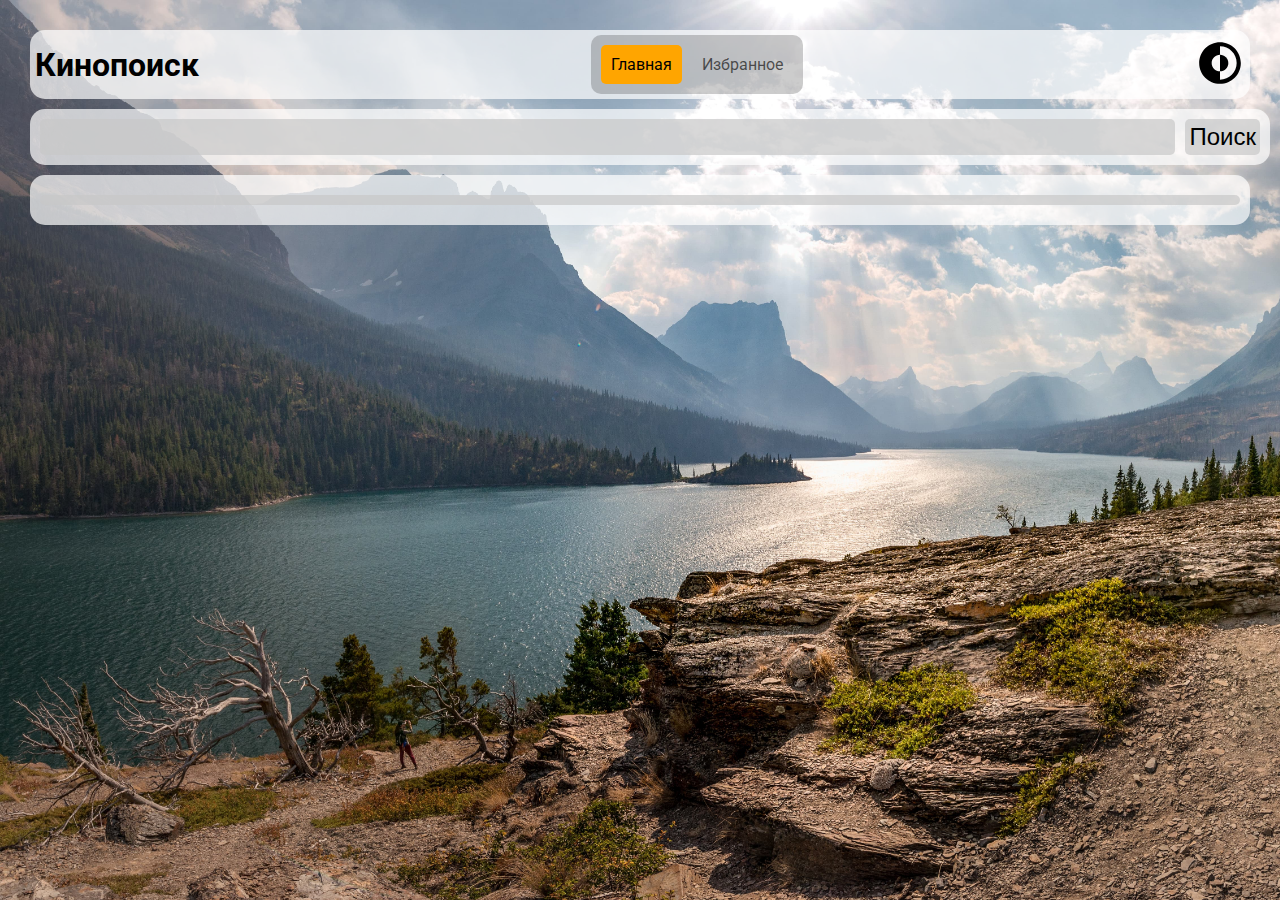
<file: index.html>
<!DOCTYPE html>
<html lang="ru">
<head>
    <meta charset="UTF-8">
    <meta name="viewport" content="width=device-width, initial-scale=1.0">
    <title>Кинопоиск</title>

    <link rel="stylesheet" href="./css/style.css">
</head>
<body>
    <header>
        <h1>Кинопоиск</h1>
        <nav>
            <div class="active">Главная</div>
            <a href="./wishlist.html">
            <div>Избранное</div>
            </a>
        </nav>
        <div class="themeChange">
            <img src="./img/themeChange.svg" alt="">
        </div>
    </header>

    
    <div class="searchLine">
        <form id="searchForm" action="#">
            <input type="text" name="search">
            <button>Поиск</button>
        </form>
    </div>
    
    <div class="loader">
    </div>
    
    <section>
        <div class="error">
            Ошибка
        </div>

        <div class="movie">
            <div class="movieTitle">
                
            </div>
            <div class="movieData">
                <div class="movieCaption">
                    <div class="favorite">
                        
                    </div>
                    <img src="./img/film1.jpg" class="movieCover">
                </div>
                <div class="movieFullData">


                </div>
            </div>
        </div>

        <div class="similarLine">
           
        </div>

        <div class="similar">

        </div>

    </section>
    

    <script src="./js/script.js"></script>
</body>
</html>
</file>
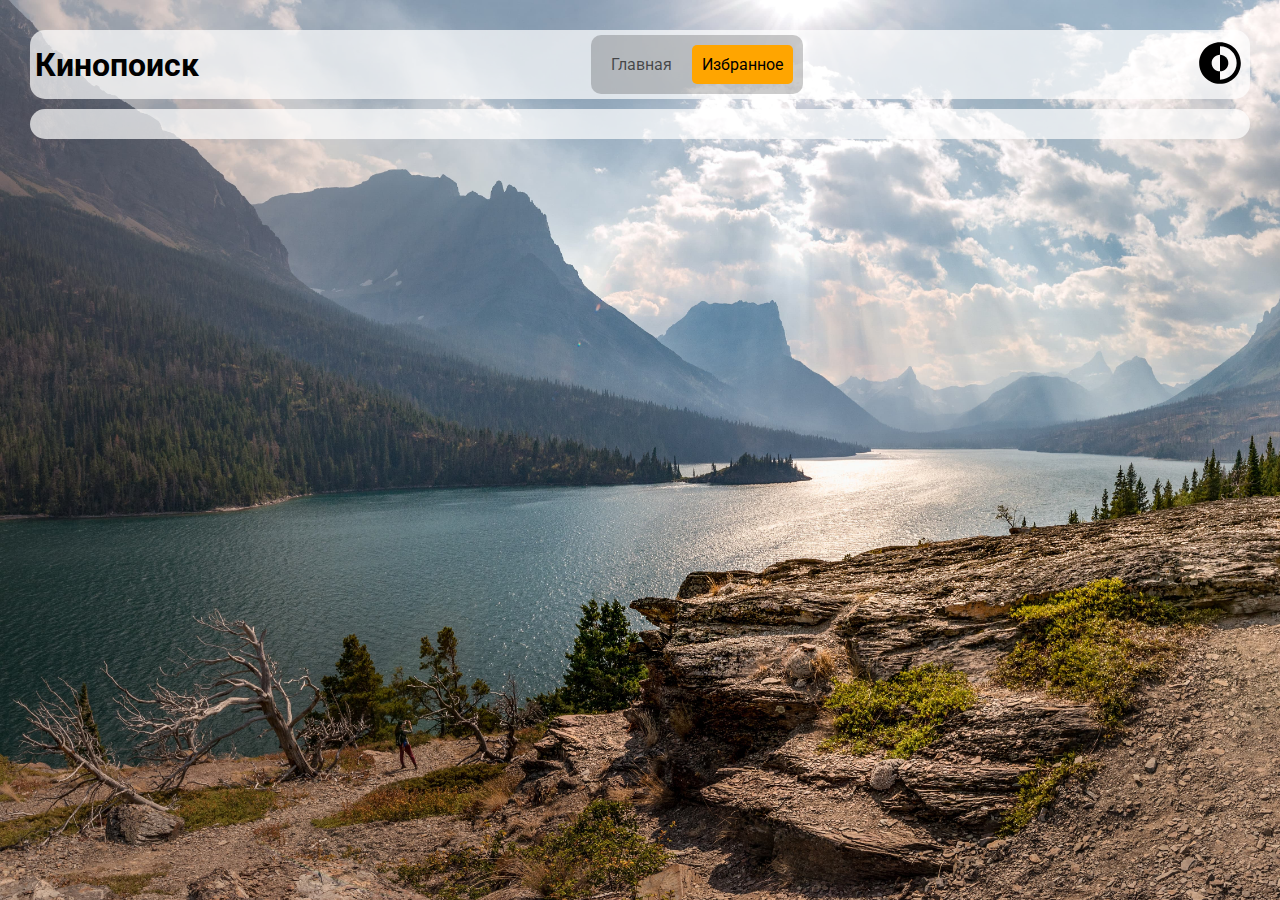
<file: wishlist.html>
<!DOCTYPE html>
<html lang="ru">
<head>
    <meta charset="UTF-8">
    <meta name="viewport" content="width=device-width, initial-scale=1.0">
    <title>Избранные фильмыt</title>

    <link rel="stylesheet" href="./css/style.css">
</head>
<body>
    <header>
        <h1>Кинопоиск</h1>
        <nav>
            <a href="./index.html">
            <div>Главная</div>
            </a>
            <div class="active">Избранное</div>
        </nav>
        <div class="themeChange">
            <img src="./img/themeChange.svg" alt="">
        </div>
    </header>

    <section>
        <div class="similar">

        </div>
    </section>
    
    <script src="./js/script.js"></script>
    <script>
        showFavorites()
        const UPDATE_FAVORITES = true
    </script>
</body>
</html>
</file>
<file: css/style.css>
@import url('https://fonts.googleapis.com/css2?family=Roboto:ital,wght@0,100;0,300;0,400;0,500;0,700;0,900;1,100;1,300;1,400;1,500;1,700;1,900&display=swap');

:root {
    --bg-main: rgba(255, 255, 255, 0.7);
    --dark-bg-main: rgba(30, 30, 30, 0.7);
    --orange: orange;

    --elem-color: rgba(200, 200, 200, 0.7);
    --dark-elem-color: rgba(20, 20, 20, 0.7);

    --second-elem-color: rgba(200, 200, 200, 0.9);
    --dark-second-elem-color: rgba(20, 20, 20, 0.8);
}

@keyframes rotation {
    0% {
        transform: rotate(0deg);
    }

    100% {
        transform: rotate(360deg);
    }
}

@keyframes rotation-reverse {
    from {
        transform: rotate(360deg); /* Меняем направление на обратное */
    }
    to {
        transform: rotate(720deg); /* Возвращаем в начальное состояние */
    }
}

@keyframes l1 {
    0% {background-position: right}
}

@keyframes appearience {
    0% {
        margin-right: 250px;
        margin-left: -250px;
        opacity: 0.3;
    }

    100% {
        margin: 0;
        opacity: 1;
    }
}

@keyframes bgMove {
    0%{
        background-position: left top;
        background-size: 250%; 
    }

    35% {
        background-position: bottom;
        background-size: 380%; 
    }

    70% {
        background-position: right top;
        background-size: 240%;
    }

    100%{
        background-position: left top;
        background-size: 250%; 
    }
}



* {
    margin: 0;
    padding: 0;
}

body {
    font-family: 'Roboto', sans-serif;
    background-image: url('../img/background.jpg');
    background-attachment: fixed;
    background-size: cover;
    padding: 30px;

    transition: 300ms;

    animation: bgMove 300s linear infinite alternate;
}

a{
    text-decoration: none;
    color: var(--dark-elem-color) ;
}

header, .searchLine, section {
    background: var(--bg-main);
    padding: 5px;
    border-radius: 15px;
}

header {
    display: flex;
    gap: 5px;
    justify-content: space-between;
    align-items: center;
    
}

header .themeChange img {
    width: 50px;
}

nav {
    display: flex;
    gap: 10px;

    background-color: rgba(0, 0, 0, 0.2);
    padding: 10px;
    border-radius: 10px;
}

nav div {
    padding: 10px;
    border-radius: 5px;
}

nav div.active {
    background-color: var(--orange);
}


.searchLine {
    margin-top: 10px;
    padding: 10px;

    width: 100%;
}

.searchLine form {
    display: flex;
    gap: 10px;

}

.searchLine input {
    font-size: 24px;
    padding: 4px;
    border: 0;
    outline: 0;
    background-color: var(--elem-color);
    border-radius: 5px;

    flex-basis: 100px;
    flex-grow: 1;
}

.searchLine button {
    font-size: 24px;
    border: 0;
    background-color: var(--elem-color);
    padding: 4px;
    border-radius: 5px;
}

section {
    margin-top: 10px;
    padding: 10px;
}

.movieTitle, .similarLine, .error {
    background-color: var(--elem-color);
    padding: 5px;
    border-radius: 5px;
    text-align: center;
    font-weight: bold;
}

.movieData {
    margin-top: 10px;
    background-color: var(--elem-color);
    border-radius: 5px;
    display: flex;
    gap: 10px;
    flex-wrap: wrap;
}

.movieCaption {
    flex-basis: 200px;
    flex-grow: 1;

    position: relative;
}

.movieCaption img {
    border-radius: 5px 0 0 5px ;
    height: 100%;
    width: 100%;
}

.movieFullData {
    flex-basis: 200px;
    flex-grow: 3;
    padding: 5px;
}

.movieLine {
    background-color: var(--second-elem-color);
    padding: 5px;
    border-radius: 5px;
    margin-top: 5px;

    display: flex;
}

.lineTitle {
    font-weight: bold;
    flex-basis: 10px;
    flex-grow: 1;
}

.lineData {
    flex-basis: 10px;
    flex-grow: 1;
}

.similarLine {
    margin-top: 10px;
}

.similar {
    margin-top: 10px;
    display: grid;
    grid-template-columns: repeat(4, 1fr);
    gap: 5px;
}

.favorite.active {
    filter: invert(100%);
}

.similarMovie {
    position: relative;
    border-radius: 5px;
}

.favorite {
    width: 20px;
    height: 20px;
    background-color: var(--elem-color);
    background-image: url(../img/favBtn.svg);
    background-size: 20px;
    background-position: 5px 5px;
    background-repeat: no-repeat;
    padding: 5px;
    border-radius: 5px;

    position: absolute;
    top: 5px;
    left: 5px;
}

.similarMovie img {
    width: 100%;
    height: 100%;
    border-radius: 5px;
}

.similarMovie .title {
    position: absolute;
    bottom: 0;
    height: 40px;
    width: 100%;

    display: flex;
    justify-content: center;
    align-items: center;
    text-align: center;
    font-weight: 600;
    font-size: 14px;

    border-radius: 0 0 5px 5px;

    background-color: var(--elem-color);
    -webkit-backdrop-filter: blur(3px);
    backdrop-filter: blur(3px);
}

.movie {
    display: none;
}

.movie.active {
    display: block;
    animation: appearience 500ms;
}

.error {
    background-color: var(--orange);
    display: none;
}

.error.active {
    display: block;
}


/* DARK THEME */

body[data-theme="dark"] {
    color: white;
}
body[data-theme="dark"] .movieLine,
body[data-theme="dark"] .favorite{
    background-color: var(--dark-second-elem-color);
}

body[data-theme="dark"] .searchLine input,
body[data-theme="dark"] .searchLine button,
body[data-theme="dark"] .movieData,
body[data-theme="dark"] .movieTitle, 
body[data-theme="dark"] .similarLine,
body[data-theme="dark"] .similarMovie .title {
    background-color: var(--dark-elem-color);
}

body[data-theme="dark"] header, body[data-theme="dark"] .searchLine , body[data-theme="dark"] section {
    background-color: var(--dark-bg-main);
}


body[data-theme="dark"] .themeChange img{
    filter: invert(100%);
    animation-name: rotation;
    animation-duration: 500ms;
}

body[data-theme="white"] .themeChange img{
    animation-name: rotation-reverse;
    animation-duration: 500ms;
}

body[data-theme="dark"] .favorite img {
    filter: invert(100%);
}

body[data-theme="dark"] .searchLine button {
    color: white;
}

body[data-theme="dark"] a {
    color: var(--elem-color);
}

body[data-theme="dark"] input {
    color: var(--bg-main);
}

@media (max-width: 500px) {
    .similar {
        grid-template-columns: repeat(2, 1fr);
    }

    header h1 {
        font-size: 20px;
    }
}


/* HTML: <div class="loader"></div> */
.loader {
    margin-top: 10px;
    border-radius: 5px;
    height: 10px;
    background: 
        linear-gradient(90deg, rgba(255,255,255,1) 0%, rgba(255,255,255,1) 50%, rgba(8,0,0,1) 50%, rgba(0,0,0,1) 58%, rgba(255,255,255,1) 58%, rgba(255,255,255,1) 100%)
        #f2f2f2;
    background-size:300% 100%;
    animation: l1 2s infinite linear;
}


.loader {
    display: none;
}

.loader.active {
    display: block;
}
</file>
